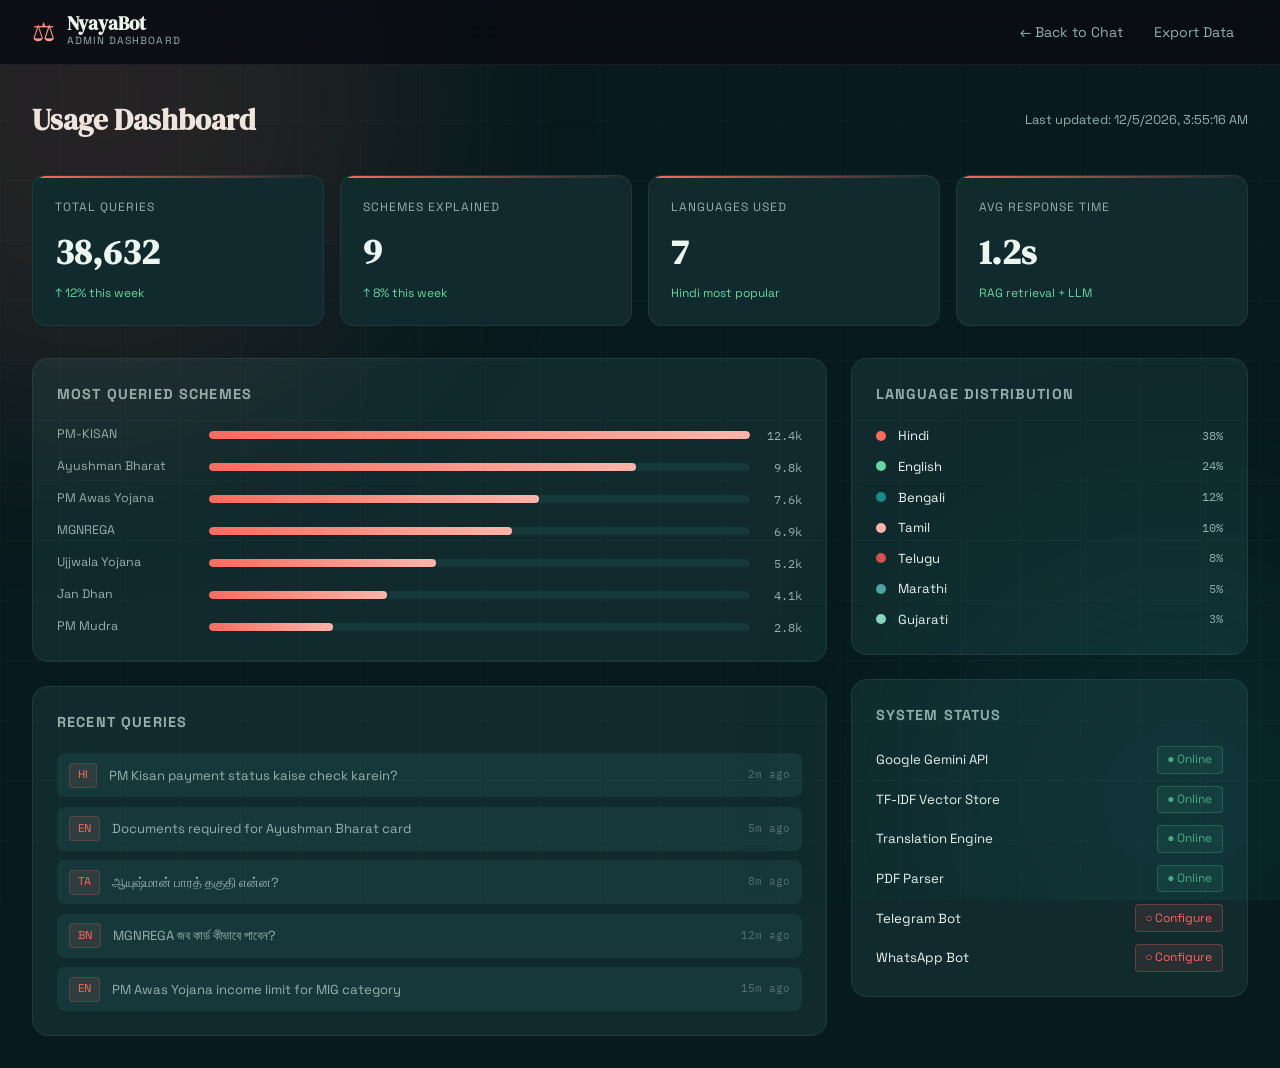
<file: frontend/dashboard.html>
<!DOCTYPE html>
<html lang="en">
<head>
  <meta charset="UTF-8"/>
  <meta name="viewport" content="width=device-width, initial-scale=1.0"/>
  <title>NyayaBot Dashboard</title>
  <link href="https://fonts.googleapis.com/css2?family=DM+Serif+Display&family=IBM+Plex+Mono:wght@400;500&family=Space+Grotesk:wght@400;500;600;700&display=swap" rel="stylesheet">
  <link rel="stylesheet" href="style.css?v=4.0"/>
  <style>
    .dash-layout { max-width:1400px; margin:0 auto; padding:2rem; }
    .dash-header { display:flex; align-items:center; justify-content:space-between; margin-bottom:2rem; }
    .dash-header h1 { font-family:var(--font-display); font-size:1.8rem; }
    .metrics-row { display:grid; grid-template-columns:repeat(4,1fr); gap:1rem; margin-bottom:2rem; }
    .metric-card {
      background:var(--surface); border:1px solid var(--border); border-radius:14px; padding:1.4rem;
      position:relative; overflow:hidden;
    }
    .metric-card::before {
      content:''; position:absolute; top:0; left:0; right:0; height:2px;
      background:linear-gradient(90deg, var(--accent), transparent);
    }
    .metric-label { font-size:0.75rem; color:var(--text-muted); text-transform:uppercase; letter-spacing:0.08em; margin-bottom:0.4rem; }
    .metric-val { font-family:var(--font-display); font-size:2.2rem; font-weight:700; color:var(--text); }
    .metric-sub { font-size:0.75rem; color:var(--success); margin-top:0.2rem; }
    .dash-grid { display:grid; grid-template-columns:2fr 1fr; gap:1.5rem; }
    .dash-card { background:var(--surface); border:1px solid var(--border); border-radius:16px; padding:1.5rem; }
    .dash-card h3 { font-size:0.9rem; color:var(--text-muted); text-transform:uppercase; letter-spacing:0.08em; margin-bottom:1.2rem; }
    .bar-chart { display:flex; flex-direction:column; gap:0.75rem; }
    .bar-row { display:flex; align-items:center; gap:0.75rem; }
    .bar-label { font-size:0.78rem; width:140px; color:var(--text-muted); white-space:nowrap; overflow:hidden; text-overflow:ellipsis; }
    .bar-track { flex:1; height:8px; background:var(--surface2); border-radius:4px; overflow:hidden; }
    .bar-fill { height:100%; background:linear-gradient(90deg,var(--accent),var(--gold-light)); border-radius:4px; transition:width 1s ease; }
    .bar-num { font-size:0.75rem; color:var(--text-muted); width:40px; text-align:right; font-family:var(--font-mono); }
    .query-list { display:flex; flex-direction:column; gap:0.6rem; }
    .query-item { display:flex; align-items:center; gap:0.75rem; padding:0.6rem 0.75rem; background:var(--surface2); border-radius:8px; }
    .query-item .qi-lang { font-size:0.7rem; padding:0.15rem 0.5rem; background:rgba(255,107,95,0.1); border:1px solid rgba(255,107,95,0.2); color:var(--accent); border-radius:4px; flex-shrink:0; }
    .query-item .qi-text { font-size:0.82rem; color:var(--text-muted); flex:1; }
    .query-item .qi-time { font-size:0.7rem; color:var(--text-dim); font-family:var(--font-mono); }
    .lang-pie { display:flex; flex-direction:column; gap:0.6rem; }
    .lang-row { display:flex; align-items:center; gap:0.75rem; }
    .lang-dot { width:10px; height:10px; border-radius:50%; flex-shrink:0; }
    .lang-name { font-size:0.82rem; flex:1; }
    .lang-pct { font-size:0.78rem; color:var(--text-muted); font-family:var(--font-mono); }
    canvas { max-height:200px; }
  </style>
</head>
<body>
  <div class="ambient"><div class="orb orb-1"></div><div class="orb orb-2"></div><div class="grid-overlay"></div></div>
  <header>
    <div class="header-inner">
      <div class="logo">
        <div class="logo-icon">⚖</div>
        <div class="logo-text"><span class="logo-main">NyayaBot</span><span class="logo-sub">Admin Dashboard</span></div>
      </div>
      <nav>
        <a href="/">← Back to Chat</a>
        <a href="#">Export Data</a>
      </nav>
    </div>
  </header>

  <div class="dash-layout">
    <div class="dash-header">
      <h1>Usage Dashboard</h1>
      <div style="font-size:0.8rem;color:var(--text-muted)">Last updated: <span id="lastUpdate"></span></div>
    </div>

    <div class="metrics-row">
      <div class="metric-card"><div class="metric-label">Total Queries</div><div class="metric-val" id="m1">0</div><div class="metric-sub">↑ 12% this week</div></div>
      <div class="metric-card"><div class="metric-label">Schemes Explained</div><div class="metric-val" id="m2">0</div><div class="metric-sub">↑ 8% this week</div></div>
      <div class="metric-card"><div class="metric-label">Languages Used</div><div class="metric-val" id="m3">7</div><div class="metric-sub">Hindi most popular</div></div>
      <div class="metric-card"><div class="metric-label">Avg Response Time</div><div class="metric-val" id="m4">1.2s</div><div class="metric-sub">RAG retrieval + LLM</div></div>
    </div>

    <div class="dash-grid">
      <div style="display:flex;flex-direction:column;gap:1.5rem;">
        <div class="dash-card">
          <h3>Most Queried Schemes</h3>
          <div class="bar-chart" id="schemeChart"></div>
        </div>
        <div class="dash-card">
          <h3>Recent Queries</h3>
          <div class="query-list" id="recentQueries"></div>
        </div>
      </div>
      <div style="display:flex;flex-direction:column;gap:1.5rem;">
        <div class="dash-card">
          <h3>Language Distribution</h3>
          <div class="lang-pie" id="langDist"></div>
        </div>
        <div class="dash-card">
          <h3>System Status</h3>
          <div style="display:flex;flex-direction:column;gap:0.75rem;margin-top:0.5rem;" id="statusPanel"></div>
        </div>
      </div>
    </div>
  </div>

  <script>
    document.getElementById('lastUpdate').textContent = new Date().toLocaleString();

    // Animated counters
    function countUp(el, target, duration=1500) {
      let start=0, step=target/60;
      const timer = setInterval(()=>{
        start=Math.min(start+step, target);
        el.textContent = Math.floor(start).toLocaleString();
        if(start>=target) clearInterval(timer);
      }, duration/60);
    }
    setTimeout(()=>{ countUp(document.getElementById('m1'), 48291); countUp(document.getElementById('m2'), 12); }, 300);

    // Scheme chart
    const schemes = [
      {name:'PM-KISAN', count:12400}, {name:'Ayushman Bharat', count:9800},
      {name:'PM Awas Yojana', count:7600}, {name:'MGNREGA', count:6900},
      {name:'Ujjwala Yojana', count:5200}, {name:'Jan Dhan', count:4100},
      {name:'PM Mudra', count:2800}
    ];
    const maxCount = Math.max(...schemes.map(s=>s.count));
    document.getElementById('schemeChart').innerHTML = schemes.map(s=>`
      <div class="bar-row">
        <div class="bar-label">${s.name}</div>
        <div class="bar-track"><div class="bar-fill" style="width:${(s.count/maxCount*100).toFixed(0)}%"></div></div>
        <div class="bar-num">${(s.count/1000).toFixed(1)}k</div>
      </div>
    `).join('');

    // Recent queries
    const queries = [
      {lang:'HI', text:'PM Kisan payment status kaise check karein?', time:'2m ago'},
      {lang:'EN', text:'Documents required for Ayushman Bharat card', time:'5m ago'},
      {lang:'TA', text:'ஆயுஷ்மான் பாரத் தகுதி என்ன?', time:'8m ago'},
      {lang:'BN', text:'MGNREGA জব কার্ড কীভাবে পাবেন?', time:'12m ago'},
      {lang:'EN', text:'PM Awas Yojana income limit for MIG category', time:'15m ago'},
    ];
    document.getElementById('recentQueries').innerHTML = queries.map(q=>`
      <div class="query-item">
        <span class="qi-lang">${q.lang}</span>
        <span class="qi-text">${q.text}</span>
        <span class="qi-time">${q.time}</span>
      </div>
    `).join('');

    // Language dist
    const langs = [
      {name:'Hindi', pct:'38%', color:'#ff6b5f'},{name:'English', pct:'24%', color:'#65d6a1'},
      {name:'Bengali', pct:'12%', color:'#168c8b'},{name:'Tamil', pct:'10%', color:'#ffb4a9'},
      {name:'Telugu', pct:'8%', color:'#d94f52'},{name:'Marathi', pct:'5%', color:'#4aa6a1'},
      {name:'Gujarati', pct:'3%', color:'#8bd8c1'}
    ];
    document.getElementById('langDist').innerHTML = langs.map(l=>`
      <div class="lang-row">
        <div class="lang-dot" style="background:${l.color}"></div>
        <div class="lang-name">${l.name}</div>
        <div class="lang-pct">${l.pct}</div>
      </div>
    `).join('');

    // Status
    const statuses = [
      {label:'Google Gemini API', ok:true},{label:'TF-IDF Vector Store', ok:true},
      {label:'Translation Engine', ok:true},{label:'PDF Parser', ok:true},
      {label:'Telegram Bot', ok:false},{label:'WhatsApp Bot', ok:false}
    ];
    document.getElementById('statusPanel').innerHTML = statuses.map(s=>`
      <div style="display:flex;align-items:center;justify-content:space-between;">
        <span style="font-size:0.83rem">${s.label}</span>
        <span style="font-size:0.75rem;padding:0.2rem 0.6rem;border-radius:4px;background:${s.ok?'rgba(76,175,135,0.1)':'rgba(255,100,100,0.1)'};border:1px solid ${s.ok?'rgba(76,175,135,0.3)':'rgba(255,100,100,0.3)'};color:${s.ok?'#4caf87':'#ff6464'}">
          ${s.ok?'● Online':'○ Configure'}
        </span>
      </div>
    `).join('');
  </script>
</body>
</html>
</file>
<file: frontend/style.css>
/* ===== CSS VARIABLES ===== */
:root {
  --bg: #071a1d;
  --bg2: #0b2528;
  --surface: #102a2d;
  --surface2: #17383a;
  --border: rgba(255,255,255,0.07);
  --accent: #ff6b5f;
  --accent2: #d94f52;
  --gold-light: #ffb4a9;
  --text: #edf5ef;
  --text-muted: #94b0ad;
  --text-dim: #54706e;
  --user-bubble: #174d5b;
  --bot-bubble: #122b31;
  --success: #65d6a1;
  --font-display: 'DM Serif Display', serif;
  --font-body: 'Space Grotesk', sans-serif;
  --font-mono: 'IBM Plex Mono', monospace;
  --radius: 12px;
  --shadow: 0 8px 32px rgba(0,0,0,0.4);
}

/* ===== RESET ===== */
*, *::before, *::after { box-sizing: border-box; margin: 0; padding: 0; }
html { scroll-behavior: smooth; }
body {
  font-family: var(--font-body);
  background: var(--bg);
  color: var(--text);
  min-height: 100vh;
  overflow-x: hidden;
  line-height: 1.6;
}

/* ===== AMBIENT BACKGROUND ===== */
.ambient {
  position: fixed; inset: 0; pointer-events: none; z-index: 0;
  overflow: hidden;
}
.orb {
  position: absolute; border-radius: 50%;
  filter: blur(120px); opacity: 0.12;
  animation: drift 20s ease-in-out infinite alternate;
}
.orb-1 { width: 600px; height: 600px; background: #ff6b5f; top: -200px; left: -200px; animation-delay: 0s; }
.orb-2 { width: 500px; height: 500px; background: #168c8b; bottom: -150px; right: -150px; animation-delay: -7s; }
.orb-3 { width: 350px; height: 350px; background: #65d6a1; top: 40%; left: 40%; animation-delay: -14s; }
@keyframes drift {
  from { transform: translate(0, 0) scale(1); }
  to { transform: translate(40px, 60px) scale(1.1); }
}
.grid-overlay {
  position: absolute; inset: 0;
  background-image: linear-gradient(rgba(255,255,255,0.02) 1px, transparent 1px),
    linear-gradient(90deg, rgba(255,255,255,0.02) 1px, transparent 1px);
  background-size: 60px 60px;
}

/* ===== HEADER ===== */
header {
  position: sticky; top: 0; z-index: 100;
  background: rgba(10,12,18,0.85);
  backdrop-filter: blur(20px);
  border-bottom: 1px solid var(--border);
}
.header-inner {
  max-width: 1400px; margin: 0 auto;
  padding: 0 2rem;
  height: 64px;
  display: flex; align-items: center; gap: 2rem;
}
.logo { display: flex; align-items: center; gap: 0.75rem; text-decoration: none; }
.logo-icon {
  font-size: 1.6rem;
  background: linear-gradient(135deg, var(--accent), var(--gold-light));
  -webkit-background-clip: text; -webkit-text-fill-color: transparent;
}
.logo-icon.small { font-size: 1.1rem; }
.logo-text { display: flex; flex-direction: column; }
.logo-main {
  font-family: var(--font-display); font-size: 1.2rem; font-weight: 700;
  color: var(--text); line-height: 1;
}
.logo-sub { font-size: 0.65rem; color: var(--text-muted); letter-spacing: 0.1em; text-transform: uppercase; }
nav { display: flex; gap: 0.25rem; margin-left: auto; }
nav a {
  color: var(--text-muted); text-decoration: none; font-size: 0.875rem;
  padding: 0.4rem 0.85rem; border-radius: 6px; transition: all 0.2s;
}
nav a:hover { color: var(--text); background: var(--surface2); }
.header-badge {
  font-size: 0.75rem; font-weight: 500;
  background: var(--surface2); border: 1px solid var(--border);
  padding: 0.3rem 0.75rem; border-radius: 20px;
  color: var(--text-muted);
}

/* ===== HERO ===== */
.hero {
  position: relative; z-index: 1;
  max-width: 1400px; margin: 0 auto;
  padding: 5rem 2rem 4rem;
  display: grid; grid-template-columns: 1fr 1fr; gap: 4rem; align-items: center;
}
.hero-tag {
  display: inline-flex; align-items: center; gap: 0.5rem;
  font-size: 0.75rem; font-weight: 500; letter-spacing: 0.1em; text-transform: uppercase;
  color: var(--accent); border: 1px solid rgba(255,107,95,0.36);
  padding: 0.35rem 1rem; border-radius: 20px;
  background: rgba(255,107,95,0.1);
  margin-bottom: 1.5rem;
  animation: fadeUp 0.6s ease both;
}
.hero-title {
  font-family: var(--font-display);
  font-size: clamp(2.4rem, 4vw, 3.8rem);
  font-weight: 900; line-height: 1.1;
  color: var(--text);
  animation: fadeUp 0.6s 0.1s ease both;
}
.accent {
  background: linear-gradient(135deg, var(--accent), var(--gold-light));
  -webkit-background-clip: text; -webkit-text-fill-color: transparent;
}
.hero-desc {
  font-size: 1.05rem; color: var(--text-muted); max-width: 480px;
  margin-top: 1.2rem;
  animation: fadeUp 0.6s 0.2s ease both;
}
.hero-stats {
  display: flex; gap: 2.5rem; margin-top: 2rem;
  animation: fadeUp 0.6s 0.3s ease both;
}
.stat { display: flex; flex-direction: column; }
.stat-num {
  font-family: var(--font-display); font-size: 2rem; font-weight: 700;
  color: var(--accent);
}
.stat-label { font-size: 0.8rem; color: var(--text-muted); text-transform: uppercase; letter-spacing: 0.05em; }
.cta-btn {
  display: inline-block; margin-top: 2rem;
  background: linear-gradient(135deg, var(--accent), var(--accent2));
  color: #0a0c12; font-weight: 600; font-size: 0.95rem;
  padding: 0.85rem 2rem; border-radius: 8px;
  text-decoration: none; transition: all 0.2s;
  box-shadow: 0 4px 20px rgba(255,107,95,0.3);
  animation: fadeUp 0.6s 0.4s ease both;
}
.cta-btn:hover { transform: translateY(-2px); box-shadow: 0 8px 30px rgba(255,107,95,0.4); }

/* Hero Chat Preview */
.hero-visual { animation: fadeUp 0.8s 0.2s ease both; }
.chat-preview {
  background: var(--surface);
  border: 1px solid var(--border);
  border-radius: 20px;
  padding: 1.5rem;
  box-shadow: var(--shadow);
  display: flex; flex-direction: column; gap: 1rem;
}
.preview-msg {
  padding: 0.9rem 1.2rem;
  border-radius: 14px;
  font-size: 0.9rem; line-height: 1.5;
  max-width: 85%;
}
.preview-msg.user {
  background: var(--user-bubble);
  border: 1px solid rgba(42,82,152,0.4);
  color: #a8c4f0;
  align-self: flex-end; margin-left: auto;
  font-family: var(--font-mono); font-size: 0.85rem;
}
.preview-msg.bot {
  background: var(--bot-bubble);
  border: 1px solid var(--border);
  align-self: flex-start;
  min-height: 56px;
}
.typing-dots { display: flex; gap: 4px; align-items: center; height: 24px; }
.typing-dots span {
  width: 6px; height: 6px; background: var(--accent);
  border-radius: 50%; animation: typeBounce 1.2s ease-in-out infinite;
}
.typing-dots span:nth-child(2) { animation-delay: 0.2s; }
.typing-dots span:nth-child(3) { animation-delay: 0.4s; }
@keyframes typeBounce {
  0%, 80%, 100% { transform: scale(0.7); opacity: 0.4; }
  40% { transform: scale(1); opacity: 1; }
}

/* ===== CHAT SECTION ===== */
.chat-section {
  position: relative; z-index: 1;
  max-width: 1400px; margin: 0 auto;
  padding: 1.5rem 2rem 3rem;
  display: grid; grid-template-columns: 1fr 320px; gap: 1.5rem;
  align-items: start;
}
.chat-container {
  background: #11151e;
  border: 1px solid rgba(255,107,95,0.38);
  border-radius: 14px;
  display: flex; flex-direction: column;
  height: 680px;
  box-shadow: 0 22px 60px rgba(0,0,0,0.48), 0 0 0 4px rgba(255,107,95,0.06);
  overflow: hidden;
}
.chat-header {
  padding: 1.1rem 1.35rem;
  border-bottom: 1px solid var(--border);
  display: flex; align-items: center; justify-content: space-between;
  background: linear-gradient(105deg, #ff6b5f 0%, #d94f52 34%, #17383a 34.2%, #102a2d 100%);
}
.chat-title {
  font-weight: 600; font-size: 0.95rem;
  display: flex; align-items: center; gap: 0.5rem;
}
.chat-title strong { display: block; color: #10131a; }
.chat-subtitle {
  display: block; margin-top: 0.12rem;
  color: rgba(16,19,26,0.72); font-size: 0.68rem; font-weight: 500;
}
.assistant-badge {
  display: inline-block; margin-left: 0.7rem; padding: 0.2rem 0.45rem;
  color: #ffb4a9; border: 1px solid rgba(255,180,169,0.45);
  border-radius: 3px; font-family: var(--font-mono); font-size: 0.55rem;
  letter-spacing: 0.08em; vertical-align: middle;
}
.status-dot {
  width: 9px; height: 9px; background: #10131a;
  border-radius: 50%; box-shadow: 0 0 8px var(--success);
  animation: pulse 2s ease-in-out infinite;
}
@keyframes pulse {
  0%, 100% { opacity: 1; transform: scale(1); }
  50% { opacity: 0.6; transform: scale(1.2); }
}
.chat-controls { display: flex; align-items: center; gap: 0.5rem; }
.chat-controls select {
  background: rgba(10,12,18,0.5); border: 1px solid rgba(255,255,255,0.22);
  color: #f4eee3; font-size: 0.8rem; padding: 0.35rem 0.6rem;
  border-radius: 6px; cursor: pointer; font-family: var(--font-body);
}
.icon-btn {
  background: rgba(10,12,18,0.5); border: 1px solid rgba(255,255,255,0.22);
  color: #f4eee3; width: 32px; height: 32px;
  border-radius: 6px; cursor: pointer; font-size: 1rem;
  transition: all 0.2s;
}
.icon-btn:hover { color: var(--text); background: var(--surface2); }

/* Messages */
.chat-messages {
  flex: 1; overflow-y: auto; padding: 1.6rem 1.75rem;
  display: flex; flex-direction: column; gap: 1.1rem;
  background: radial-gradient(circle at 12% 0%, rgba(255,107,95,0.12), transparent 30%), #0d2226;
}
.chat-messages::-webkit-scrollbar { width: 4px; }
.chat-messages::-webkit-scrollbar-track { background: transparent; }
.chat-messages::-webkit-scrollbar-thumb { background: var(--border); border-radius: 2px; }

.welcome-card {
  text-align: center; padding: 2.8rem 1rem; display: flex;
  flex-direction: column; align-items: center; gap: 0.75rem;
}
.welcome-icon {
  display: grid; place-items: center; width: 72px; height: 72px;
  border: 1px solid rgba(255,107,95,0.55); border-radius: 18px;
  background: rgba(255,107,95,0.12); font-size: 2.5rem;
  box-shadow: 0 0 28px rgba(255,107,95,0.14);
}
.welcome-card h3 { font-family: var(--font-display); font-size: 1.4rem; }
.welcome-card p { color: var(--text-muted); font-size: 0.9rem; max-width: 380px; }
.suggested-queries { display: flex; flex-wrap: wrap; gap: 0.5rem; justify-content: center; margin-top: 0.5rem; }
.suggest-btn {
  background: var(--surface2); border: 1px solid var(--border);
  color: var(--text-muted); font-size: 0.78rem; padding: 0.45rem 0.9rem;
  border-radius: 20px; cursor: pointer; transition: all 0.2s;
  font-family: var(--font-body);
}
.suggest-btn:hover { border-color: var(--accent); color: var(--accent); background: rgba(255,107,95,0.1); }

/* Message Bubbles */
.msg-row { display: flex; gap: 0.75rem; align-items: flex-start; animation: fadeUp 0.3s ease; }
.msg-row.user { flex-direction: row-reverse; }
.msg-avatar {
  width: 34px; height: 34px; border-radius: 50%;
  display: flex; align-items: center; justify-content: center;
  font-size: 1rem; flex-shrink: 0;
}
.msg-row.user .msg-avatar { background: var(--user-bubble); border: 1px solid rgba(42,82,152,0.5); }
.msg-row.bot .msg-avatar { background: var(--surface2); border: 1px solid var(--border); }
.msg-bubble {
  max-width: min(82%, 760px); padding: 0.9rem 1.15rem;
  border-radius: 14px; font-size: 0.88rem; line-height: 1.6;
}
.msg-row.user .msg-bubble {
  background: var(--user-bubble); border: 1px solid rgba(42,82,152,0.4);
  color: #c0d8f8; border-top-right-radius: 4px;
}
.msg-row.bot .msg-bubble {
  background: #1b2130;
  border: 1px solid rgba(255,107,95,0.3);
  box-shadow: 0 8px 18px rgba(0,0,0,0.16);
  border-top-left-radius: 4px;
}
.msg-bubble strong { color: var(--accent); }
.msg-bubble .source-tag {
  display: inline-block; font-size: 0.7rem; font-family: var(--font-mono);
  background: rgba(255,107,95,0.1); border: 1px solid rgba(255,107,95,0.22);
  color: var(--accent); padding: 0.15rem 0.5rem; border-radius: 4px;
  margin-top: 0.5rem;
}
.msg-meta { font-size: 0.68rem; color: var(--text-dim); margin-top: 0.35rem; }
.msg-row.user .msg-meta { text-align: right; }

/* Thinking */
.thinking-bubble {
  display: flex; gap: 4px; align-items: center;
  background: var(--bot-bubble); border: 1px solid var(--border);
  padding: 0.85rem 1.1rem; border-radius: 14px; border-top-left-radius: 4px;
  max-width: 75%;
}
.thinking-bubble span {
  width: 6px; height: 6px; background: var(--text-muted);
  border-radius: 50%; animation: typeBounce 1.2s ease-in-out infinite;
}
.thinking-bubble span:nth-child(2) { animation-delay: 0.2s; }
.thinking-bubble span:nth-child(3) { animation-delay: 0.4s; }

/* Streaming Cursor */
.streaming-cursor {
  display: inline-block;
  width: 2px;
  height: 1em;
  background: var(--accent);
  margin-left: 2px;
  vertical-align: text-bottom;
  border-radius: 1px;
  animation: blink-cursor 1s step-start infinite;
}
@keyframes blink-cursor {
  0%, 100% { opacity: 1; }
  50%       { opacity: 0; }
}

/* Input area */
.chat-input-area {
  padding: 1rem 1.5rem;
  border-top: 1px solid var(--border);
  background: var(--surface2);
}
.input-row {
  display: flex; align-items: flex-end; gap: 0.5rem;
  background: var(--surface); border: 1px solid var(--border);
  border-radius: 10px; padding: 0.55rem;
  border-color: rgba(255,107,95,0.28);
  box-shadow: inset 0 1px 0 rgba(255,255,255,0.025);
}
.input-row:focus-within { border-color: rgba(255,107,95,0.55); }
.attach-btn {
  background: transparent; border: none; cursor: pointer;
  font-size: 1.1rem; padding: 0.4rem; opacity: 0.6; transition: opacity 0.2s;
}
.attach-btn:hover { opacity: 1; }
textarea#chatInput {
  flex: 1; background: transparent; border: none; outline: none;
  color: var(--text); font-family: var(--font-body); font-size: 0.9rem;
  resize: none; line-height: 1.5; max-height: 120px;
  padding: 0.35rem 0;
}
textarea#chatInput::placeholder { color: var(--text-dim); }
.send-btn {
  background: linear-gradient(135deg, var(--accent), var(--accent2));
  border: none; cursor: pointer; color: #0a0c12;
  width: 40px; height: 40px; border-radius: 10px;
  display: flex; align-items: center; justify-content: center;
  transition: all 0.2s; flex-shrink: 0;
}
.send-btn:hover { transform: scale(1.05); }
.send-btn:disabled { opacity: 0.4; cursor: not-allowed; transform: none; }
.input-meta {
  display: flex; align-items: center; justify-content: space-between;
  margin-top: 0.5rem;
}
.disclaimer { font-size: 0.7rem; color: var(--text-dim); }
.pdf-tag {
  font-size: 0.75rem; background: rgba(255,107,95,0.1);
  border: 1px solid rgba(255,107,95,0.3); color: var(--accent);
  padding: 0.2rem 0.6rem; border-radius: 4px;
}
.pdf-tag button { background: none; border: none; color: inherit; cursor: pointer; font-size: 0.8rem; margin-left: 4px; }

/* Sidebar */
.chat-sidebar { display: flex; flex-direction: column; gap: 1rem; }
.sidebar-section {
  background: #102a2d; border: 1px solid rgba(255,107,95,0.24);
  border-left: 3px solid var(--accent);
  border-radius: 16px; padding: 1.2rem;
  box-shadow: 0 12px 30px rgba(0,0,0,0.2);
}
.sidebar-section h4 {
  font-size: 0.75rem; text-transform: uppercase; letter-spacing: 0.1em;
  color: var(--accent); margin-bottom: 1rem;
}
.scheme-list { display: flex; flex-direction: column; gap: 0.4rem; }
.scheme-item {
  display: flex; align-items: center; gap: 0.75rem;
  padding: 0.6rem 0.75rem; border-radius: 8px; cursor: pointer;
  transition: background 0.2s;
}
.scheme-item:hover { background: var(--surface2); }
.scheme-item:hover .scheme-icon { transform: scale(1.08); }
.scheme-icon { font-size: 1.2rem; }
.scheme-item div { display: flex; flex-direction: column; }
.scheme-item strong { font-size: 0.82rem; color: var(--text); }
.scheme-item span { font-size: 0.72rem; color: var(--text-muted); }
.history-list { display: flex; flex-direction: column; gap: 0.4rem; }
.empty-history { font-size: 0.8rem; color: var(--text-dim); text-align: center; padding: 0.5rem; }
.history-item {
  font-size: 0.78rem; color: var(--text-muted);
  padding: 0.5rem 0.75rem; border-radius: 6px; cursor: pointer;
  white-space: nowrap; overflow: hidden; text-overflow: ellipsis;
  transition: all 0.2s;
}
.history-item:hover { background: var(--surface2); color: var(--text); }

/* ===== POLICIES SECTION ===== */
.policies-section {
  position: relative; z-index: 1;
  max-width: 1400px; margin: 0 auto; padding: 4rem 2rem;
}
.section-header { text-align: center; margin-bottom: 2.5rem; }
.section-header h2 {
  font-family: var(--font-display); font-size: 2.2rem; font-weight: 700;
  margin-bottom: 0.5rem;
}
.section-header p { color: var(--text-muted); }
.policy-search-bar { max-width: 700px; margin: 0 auto 2rem; }
.policy-search-bar input {
  width: 100%; background: var(--surface); border: 1px solid var(--border);
  color: var(--text); font-family: var(--font-body); font-size: 0.95rem;
  padding: 0.85rem 1.2rem; border-radius: 10px; outline: none; margin-bottom: 1rem;
}
.policy-search-bar input:focus { border-color: rgba(255,107,95,0.5); }
.filter-chips { display: flex; gap: 0.5rem; flex-wrap: wrap; }
.chip {
  background: var(--surface); border: 1px solid var(--border);
  color: var(--text-muted); font-size: 0.78rem; padding: 0.35rem 0.85rem;
  border-radius: 20px; cursor: pointer; transition: all 0.2s;
  font-family: var(--font-body);
}
.chip:hover, .chip.active {
  background: rgba(255,107,95,0.12); border-color: rgba(255,107,95,0.45);
  color: var(--accent);
}
.policy-grid {
  display: grid; grid-template-columns: repeat(auto-fill, minmax(300px, 1fr)); gap: 1rem;
}
.policy-card {
  background: var(--surface); border: 1px solid var(--border);
  border-radius: 14px; padding: 1.3rem; cursor: pointer;
  transition: all 0.25s;
}
.policy-card:hover { border-color: rgba(255,107,95,0.35); transform: translateY(-2px); box-shadow: 0 8px 24px rgba(0,0,0,0.3); }
.policy-card-header { display: flex; align-items: flex-start; gap: 0.75rem; margin-bottom: 0.75rem; }
.policy-icon { font-size: 1.5rem; }
.policy-name { font-weight: 600; font-size: 0.9rem; line-height: 1.3; }
.policy-ministry { font-size: 0.72rem; color: var(--text-muted); margin-top: 0.2rem; }
.policy-desc { font-size: 0.82rem; color: var(--text-muted); line-height: 1.5; margin-bottom: 0.75rem; }
.policy-tags { display: flex; gap: 0.4rem; flex-wrap: wrap; }
.ptag {
  font-size: 0.68rem; padding: 0.2rem 0.55rem; border-radius: 4px;
  background: var(--surface2); border: 1px solid var(--border); color: var(--text-muted);
}
.ptag.benefit { background: rgba(76,175,135,0.1); border-color: rgba(76,175,135,0.3); color: #4caf87; }

/* ===== HOW SECTION ===== */
.how-section {
  position: relative; z-index: 1;
  max-width: 1400px; margin: 0 auto; padding: 4rem 2rem;
}
.steps-grid {
  display: grid; grid-template-columns: repeat(4, 1fr); gap: 1.5rem;
  margin-top: 2.5rem;
}
.step-card {
  background: var(--surface); border: 1px solid var(--border);
  border-radius: 16px; padding: 1.5rem;
  position: relative; overflow: hidden;
}
.step-card::before {
  content: ''; position: absolute; top: 0; left: 0; right: 0; height: 2px;
  background: linear-gradient(90deg, var(--accent), transparent);
}
.step-num {
  font-family: var(--font-display); font-size: 3rem; font-weight: 900;
  color: rgba(255,107,95,0.12); line-height: 1; margin-bottom: 0.5rem;
}
.step-icon { font-size: 1.8rem; margin-bottom: 0.75rem; }
.step-card h3 { font-size: 0.95rem; margin-bottom: 0.5rem; }
.step-card p { font-size: 0.82rem; color: var(--text-muted); line-height: 1.6; }

/* ===== FOOTER ===== */
footer {
  position: relative; z-index: 1;
  border-top: 1px solid var(--border);
  padding: 2rem;
}
.footer-inner {
  max-width: 1400px; margin: 0 auto;
  display: flex; align-items: center; gap: 1rem; flex-wrap: wrap;
}
.footer-brand { display: flex; align-items: center; gap: 0.5rem; font-weight: 600; }
footer p { color: var(--text-muted); font-size: 0.8rem; margin-left: auto; }
.footer-links { display: flex; gap: 1rem; }
.footer-links a { color: var(--text-muted); font-size: 0.8rem; text-decoration: none; }
.footer-links a:hover { color: var(--accent); }

/* ===== ANIMATIONS ===== */
@keyframes fadeUp {
  from { opacity: 0; transform: translateY(20px); }
  to { opacity: 1; transform: translateY(0); }
}

/* ===== RESPONSIVE ===== */
@media (max-width: 1024px) {
  .hero { grid-template-columns: 1fr; gap: 2rem; }
  .chat-section { grid-template-columns: 1fr; }
  .chat-sidebar { display: none; }
  .steps-grid { grid-template-columns: repeat(2, 1fr); }
}
@media (max-width: 640px) {
  .hero { padding: 3rem 1rem 2rem; }
  .steps-grid { grid-template-columns: 1fr; }
  nav { display: none; }
  .hero-stats { gap: 1.5rem; }
  .assistant-badge { display: none; }
  .chat-header { padding: 0.9rem 1rem; }
}

/* ===== MARKDOWN RENDERING (inside .msg-bubble via marked.js) ===== */
/* Scoped strictly to bot bubble content — does not affect any other page element */

.msg-bubble p {
  margin: 0 0 0.6em 0;
}
.msg-bubble p:last-child { margin-bottom: 0; }
.msg-bubble p:first-child { margin-top: 0; }

/* Headings: ### / ## / # → accent gold, display font, slightly larger */
.msg-bubble h1,
.msg-bubble h2,
.msg-bubble h3,
.msg-bubble h4 {
  font-family: var(--font-display);
  color: var(--accent);
  margin: 0.9em 0 0.35em 0;
  line-height: 1.3;
  padding-bottom: 0.2em;
  border-bottom: 1px solid rgba(255,107,95,0.2);
}
.msg-bubble h1 { font-size: 1.05em; }
.msg-bubble h2 { font-size: 1em; }
.msg-bubble h3 { font-size: 0.96em; }
.msg-bubble h4 { font-size: 0.92em; border-bottom: none; }
/* Don't add margin to very first heading */
.msg-bubble h1:first-child,
.msg-bubble h2:first-child,
.msg-bubble h3:first-child { margin-top: 0; }

/* Bold stays accent-coloured (already set by .msg-bubble strong rule above) */
.msg-bubble em { color: var(--text-muted); font-style: italic; }

/* Bullet & numbered lists */
.msg-bubble ul,
.msg-bubble ol {
  margin: 0.4em 0 0.6em 0;
  padding-left: 1.4em;
}
.msg-bubble ul { list-style: none; }
.msg-bubble ul li { position: relative; padding-left: 0.2em; margin-bottom: 0.25em; }
.msg-bubble ul li::before {
  content: "•";
  color: var(--accent);
  position: absolute;
  left: -1em;
  font-size: 1.1em;
  line-height: 1.4;
}
.msg-bubble ol { list-style: decimal; }
.msg-bubble ol li { margin-bottom: 0.25em; }
.msg-bubble ol li::marker { color: var(--accent); }

/* Nested lists */
.msg-bubble ul ul,
.msg-bubble ol ol,
.msg-bubble ul ol,
.msg-bubble ol ul { margin: 0.2em 0 0.2em 0.5em; }

/* Horizontal rule (--- stripped in Telegram, rendered nicely in web) */
.msg-bubble hr {
  border: none;
  border-top: 1px solid rgba(255,107,95,0.2);
  margin: 0.8em 0;
}

/* Code block (fenced ```) */
.msg-bubble pre {
  background: rgba(0,0,0,0.3);
  border: 1px solid var(--border);
  border-radius: 8px;
  padding: 0.75rem 1rem;
  overflow-x: auto;
  margin: 0.5em 0;
}
.msg-bubble pre code {
  background: transparent !important;
  padding: 0 !important;
  font-family: var(--font-mono);
  font-size: 0.82em;
  color: var(--gold-light);
}

/* Blockquote */
.msg-bubble blockquote {
  border-left: 3px solid var(--accent);
  padding: 0.3em 0.8em;
  margin: 0.5em 0;
  color: var(--text-muted);
  font-style: italic;
}
</file>
